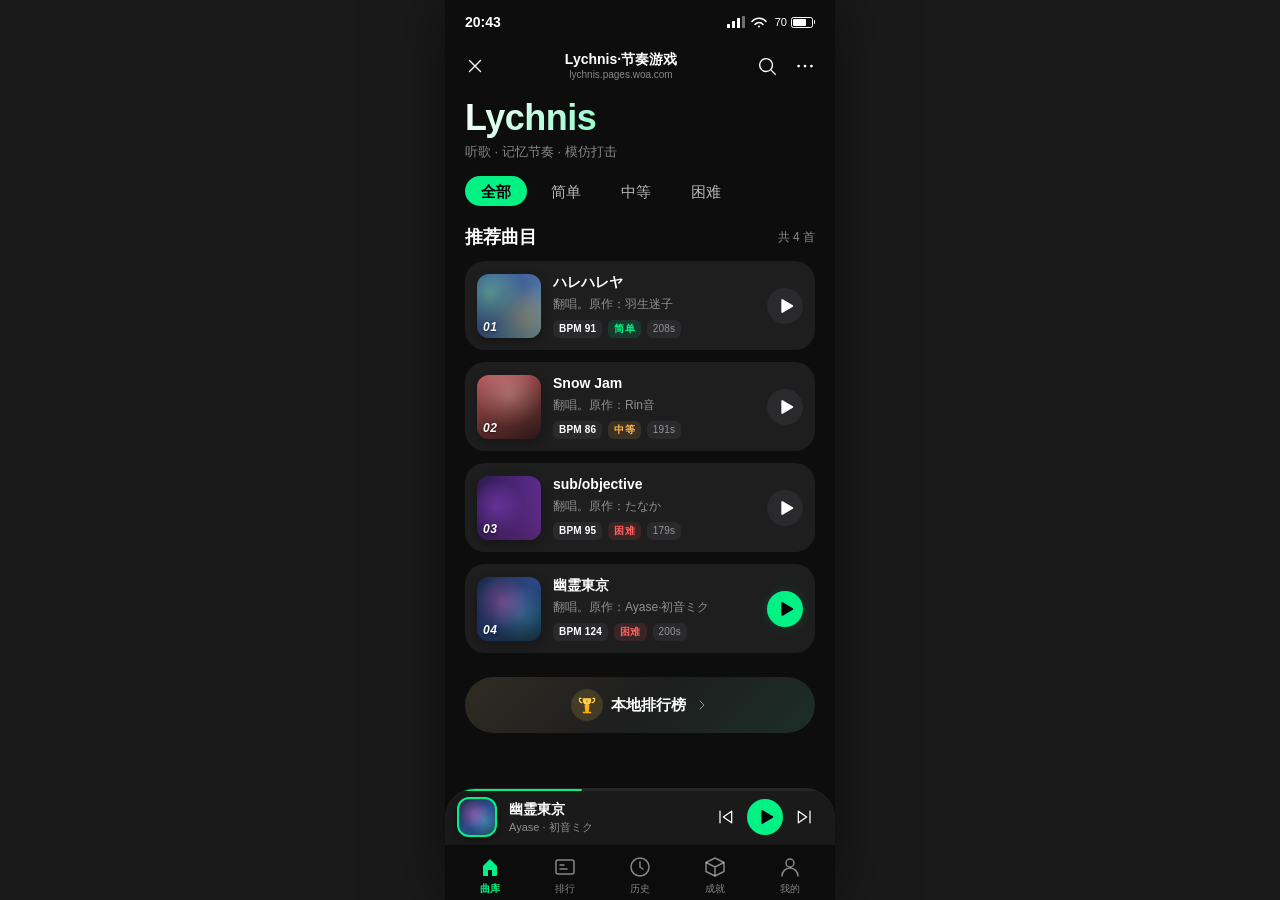
<file: lychnis-redesign/index.html>
<!DOCTYPE html>
<html lang="zh-CN" data-theme="dark">
<head>
    <meta charset="UTF-8">
    <meta name="viewport" content="width=device-width, initial-scale=1.0, maximum-scale=1.0, user-scalable=no, viewport-fit=cover">
    <title>Lychnis · 节奏游戏 - QQ音乐风格</title>
    <link rel="stylesheet" href="styles.css">
</head>
<body>
    <!-- 移动端容器 -->
    <div class="device-frame">
        <div class="device-screen">

            <!-- 状态栏 -->
            <div class="status-bar">
                <span class="status-time">20:43</span>
                <div class="status-icons">
                    <svg viewBox="0 0 18 12" width="18" height="12" aria-hidden="true">
                        <rect x="0" y="8" width="3" height="4" rx="0.5" fill="currentColor"/>
                        <rect x="5" y="5" width="3" height="7" rx="0.5" fill="currentColor"/>
                        <rect x="10" y="2" width="3" height="10" rx="0.5" fill="currentColor"/>
                        <rect x="15" y="0" width="3" height="12" rx="0.5" fill="currentColor" opacity="0.4"/>
                    </svg>
                    <svg viewBox="0 0 16 12" width="16" height="12" aria-hidden="true">
                        <path d="M8 11.5a1 1 0 100-2 1 1 0 000 2z" fill="currentColor"/>
                        <path d="M4 8.5a5 5 0 018 0M1 5.5a9 9 0 0114 0" stroke="currentColor" stroke-width="1.5" fill="none" stroke-linecap="round"/>
                    </svg>
                    <div class="battery">
                        <span class="battery-text">70</span>
                        <span class="battery-icon">
                            <span class="battery-body"><span class="battery-fill"></span></span>
                            <span class="battery-tip"></span>
                        </span>
                    </div>
                </div>
            </div>

            <!-- 顶部导航栏 -->
            <header class="nav-bar" role="banner">
                <button class="nav-btn" aria-label="关闭">
                    <svg viewBox="0 0 24 24" width="22" height="22" aria-hidden="true">
                        <path d="M6 6L18 18M18 6L6 18" stroke="currentColor" stroke-width="1.5" stroke-linecap="round"/>
                    </svg>
                </button>
                <div class="nav-title">
                    <span class="nav-title-main">Lychnis·节奏游戏</span>
                    <span class="nav-title-sub">lychnis.pages.woa.com</span>
                </div>
                <div class="nav-actions">
                    <button class="nav-btn" aria-label="搜索">
                        <svg viewBox="0 0 24 24" width="22" height="22" aria-hidden="true">
                            <circle cx="11" cy="11" r="7" stroke="currentColor" stroke-width="1.5" fill="none"/>
                            <path d="M16.5 16.5L21 21" stroke="currentColor" stroke-width="1.5" stroke-linecap="round"/>
                        </svg>
                    </button>
                    <button class="nav-btn" aria-label="更多">
                        <svg viewBox="0 0 24 24" width="22" height="22" aria-hidden="true">
                            <circle cx="5" cy="12" r="1.5" fill="currentColor"/>
                            <circle cx="12" cy="12" r="1.5" fill="currentColor"/>
                            <circle cx="19" cy="12" r="1.5" fill="currentColor"/>
                        </svg>
                    </button>
                </div>
            </header>

            <!-- 主内容区 -->
            <main class="main-content" role="main">

                <!-- 页面标题区 -->
                <section class="page-header" aria-labelledby="page-title">
                    <h1 id="page-title" class="page-title">Lychnis</h1>
                    <p class="page-subtitle">听歌 · 记忆节奏 · 模仿打击</p>
                </section>

                <!-- Tab 筛选栏 -->
                <nav class="tab-bar" role="tablist" aria-label="难度筛选">
                    <button class="tab-item active" role="tab" aria-selected="true" data-difficulty="all">
                        <span>全部</span>
                    </button>
                    <button class="tab-item" role="tab" aria-selected="false" data-difficulty="easy">
                        <span>简单</span>
                    </button>
                    <button class="tab-item" role="tab" aria-selected="false" data-difficulty="medium">
                        <span>中等</span>
                    </button>
                    <button class="tab-item" role="tab" aria-selected="false" data-difficulty="hard">
                        <span>困难</span>
                    </button>
                    <div class="tab-indicator" aria-hidden="true"></div>
                </nav>

                <!-- 曲库列表 -->
                <section class="song-list" aria-label="曲库列表">
                    <div class="song-list-header">
                        <h2 class="section-title">推荐曲目</h2>
                        <span class="song-count">共 4 首</span>
                    </div>

                    <ul class="songs" role="list">
                        <li class="song-item" data-difficulty="easy" data-bpm="91" tabindex="0">
                            <div class="song-cover cover-harehare" aria-hidden="true">
                                <div class="cover-overlay"></div>
                                <span class="cover-num">01</span>
                            </div>
                            <div class="song-info">
                                <h3 class="song-title">ハレハレヤ</h3>
                                <p class="song-artist">翻唱。原作：羽生迷子</p>
                                <div class="song-tags">
                                    <span class="tag tag-bpm">BPM 91</span>
                                    <span class="tag tag-easy">简单</span>
                                    <span class="tag tag-time">208s</span>
                                </div>
                            </div>
                            <button class="play-btn" aria-label="播放 ハレハレヤ">
                                <svg viewBox="0 0 24 24" width="22" height="22" aria-hidden="true">
                                    <path d="M8 5.5v13a1 1 0 001.5.87l11-6.5a1 1 0 000-1.74l-11-6.5A1 1 0 008 5.5z" fill="currentColor"/>
                                </svg>
                            </button>
                        </li>

                        <li class="song-item" data-difficulty="medium" data-bpm="86" tabindex="0">
                            <div class="song-cover cover-snowjam" aria-hidden="true">
                                <div class="cover-overlay"></div>
                                <span class="cover-num">02</span>
                            </div>
                            <div class="song-info">
                                <h3 class="song-title">Snow Jam</h3>
                                <p class="song-artist">翻唱。原作：Rin音</p>
                                <div class="song-tags">
                                    <span class="tag tag-bpm">BPM 86</span>
                                    <span class="tag tag-medium">中等</span>
                                    <span class="tag tag-time">191s</span>
                                </div>
                            </div>
                            <button class="play-btn" aria-label="播放 Snow Jam">
                                <svg viewBox="0 0 24 24" width="22" height="22" aria-hidden="true">
                                    <path d="M8 5.5v13a1 1 0 001.5.87l11-6.5a1 1 0 000-1.74l-11-6.5A1 1 0 008 5.5z" fill="currentColor"/>
                                </svg>
                            </button>
                        </li>

                        <li class="song-item" data-difficulty="hard" data-bpm="95" tabindex="0">
                            <div class="song-cover cover-subjective" aria-hidden="true">
                                <div class="cover-overlay"></div>
                                <span class="cover-num">03</span>
                            </div>
                            <div class="song-info">
                                <h3 class="song-title">sub/objective</h3>
                                <p class="song-artist">翻唱。原作：たなか</p>
                                <div class="song-tags">
                                    <span class="tag tag-bpm">BPM 95</span>
                                    <span class="tag tag-hard">困难</span>
                                    <span class="tag tag-time">179s</span>
                                </div>
                            </div>
                            <button class="play-btn" aria-label="播放 sub/objective">
                                <svg viewBox="0 0 24 24" width="22" height="22" aria-hidden="true">
                                    <path d="M8 5.5v13a1 1 0 001.5.87l11-6.5a1 1 0 000-1.74l-11-6.5A1 1 0 008 5.5z" fill="currentColor"/>
                                </svg>
                            </button>
                        </li>

                        <li class="song-item" data-difficulty="hard" data-bpm="124" tabindex="0">
                            <div class="song-cover cover-yurei" aria-hidden="true">
                                <div class="cover-overlay"></div>
                                <span class="cover-num">04</span>
                            </div>
                            <div class="song-info">
                                <h3 class="song-title">幽霊東京</h3>
                                <p class="song-artist">翻唱。原作：Ayase·初音ミク</p>
                                <div class="song-tags">
                                    <span class="tag tag-bpm">BPM 124</span>
                                    <span class="tag tag-hard">困难</span>
                                    <span class="tag tag-time">200s</span>
                                </div>
                            </div>
                            <button class="play-btn play-btn-featured" aria-label="播放 幽霊東京">
                                <svg viewBox="0 0 24 24" width="22" height="22" aria-hidden="true">
                                    <path d="M8 5.5v13a1 1 0 001.5.87l11-6.5a1 1 0 000-1.74l-11-6.5A1 1 0 008 5.5z" fill="currentColor"/>
                                </svg>
                            </button>
                        </li>
                    </ul>
                </section>

                <!-- 排行榜入口 -->
                <section class="leaderboard-section" aria-label="排行榜">
                    <button class="leaderboard-btn" aria-label="查看本地排行榜">
                        <span class="leaderboard-icon" aria-hidden="true">
                            <svg viewBox="0 0 24 24" width="20" height="20">
                                <path d="M7 4h10v3a5 5 0 01-5 5 5 5 0 01-5-5V4z" fill="#FFD24D"/>
                                <path d="M5 4H3v2a3 3 0 003 3M19 4h2v2a3 3 0 01-3 3" stroke="#FFD24D" stroke-width="1.5" fill="none" stroke-linecap="round"/>
                                <path d="M9 12h6l-1 9h-4l-1-9z" fill="#FFB000"/>
                                <rect x="7" y="20" width="10" height="2" rx="0.5" fill="#FFB000"/>
                                <rect x="11" y="6" width="2" height="3" rx="0.5" fill="#FF8C00"/>
                            </svg>
                        </span>
                        <span class="leaderboard-text">本地排行榜</span>
                        <span class="leaderboard-arrow" aria-hidden="true">
                            <svg viewBox="0 0 24 24" width="16" height="16">
                                <path d="M9 6l6 6-6 6" stroke="currentColor" stroke-width="1.5" fill="none" stroke-linecap="round" stroke-linejoin="round"/>
                            </svg>
                        </span>
                    </button>
                </section>
            </main>

            <!-- 底部迷你播放器 -->
            <aside class="mini-player" role="complementary" aria-label="正在播放">
                <div class="mini-player-progress" aria-hidden="true">
                    <div class="mini-player-progress-bar"></div>
                </div>
                <div class="mini-player-content">
                    <div class="mini-player-cover cover-yurei" aria-hidden="true"></div>
                    <div class="mini-player-info">
                        <span class="mini-player-title">幽霊東京</span>
                        <span class="mini-player-artist">Ayase · 初音ミク</span>
                    </div>
                    <div class="mini-player-controls">
                        <button class="mini-player-btn" aria-label="上一首">
                            <svg viewBox="0 0 24 24" width="20" height="20" aria-hidden="true">
                                <path d="M6 5v14M20 5l-10 7 10 7V5z" stroke="currentColor" stroke-width="1.5" fill="none" stroke-linecap="round" stroke-linejoin="round"/>
                            </svg>
                        </button>
                        <button class="mini-player-btn mini-player-play" aria-label="播放">
                            <svg viewBox="0 0 24 24" width="22" height="22" aria-hidden="true">
                                <path d="M8 5.5v13a1 1 0 001.5.87l11-6.5a1 1 0 000-1.74l-11-6.5A1 1 0 008 5.5z" fill="currentColor"/>
                            </svg>
                        </button>
                        <button class="mini-player-btn" aria-label="下一首">
                            <svg viewBox="0 0 24 24" width="20" height="20" aria-hidden="true">
                                <path d="M18 5v14M4 5l10 7-10 7V5z" stroke="currentColor" stroke-width="1.5" fill="none" stroke-linecap="round" stroke-linejoin="round"/>
                            </svg>
                        </button>
                    </div>
                </div>
            </aside>

            <!-- 底部 Tab 栏 -->
            <nav class="bottom-tab-bar" role="navigation" aria-label="主导航">
                <a href="#" class="bottom-tab-item active" aria-current="page">
                    <span class="bottom-tab-icon" aria-hidden="true">
                        <svg viewBox="0 0 24 24" width="24" height="24">
                            <path d="M5 11l7-7 7 7v9a1 1 0 01-1 1h-4v-6h-4v6H6a1 1 0 01-1-1v-9z" fill="currentColor"/>
                        </svg>
                    </span>
                    <span class="bottom-tab-label">曲库</span>
                </a>
                <a href="#" class="bottom-tab-item">
                    <span class="bottom-tab-icon" aria-hidden="true">
                        <svg viewBox="0 0 24 24" width="24" height="24">
                            <rect x="3" y="5" width="18" height="14" rx="2" stroke="currentColor" stroke-width="1.5" fill="none"/>
                            <path d="M7 10h4M7 14h7" stroke="currentColor" stroke-width="1.5" stroke-linecap="round"/>
                        </svg>
                    </span>
                    <span class="bottom-tab-label">排行</span>
                </a>
                <a href="#" class="bottom-tab-item">
                    <span class="bottom-tab-icon" aria-hidden="true">
                        <svg viewBox="0 0 24 24" width="24" height="24">
                            <circle cx="12" cy="12" r="9" stroke="currentColor" stroke-width="1.5" fill="none"/>
                            <path d="M12 7v5l3 2" stroke="currentColor" stroke-width="1.5" stroke-linecap="round"/>
                        </svg>
                    </span>
                    <span class="bottom-tab-label">历史</span>
                </a>
                <a href="#" class="bottom-tab-item">
                    <span class="bottom-tab-icon" aria-hidden="true">
                        <svg viewBox="0 0 24 24" width="24" height="24">
                            <path d="M12 3l9 4.5v9L12 21l-9-4.5v-9L12 3z" stroke="currentColor" stroke-width="1.5" fill="none" stroke-linejoin="round"/>
                            <path d="M12 12l9-4.5M12 12v9M12 12L3 7.5" stroke="currentColor" stroke-width="1.5" fill="none" stroke-linejoin="round"/>
                        </svg>
                    </span>
                    <span class="bottom-tab-label">成就</span>
                </a>
                <a href="#" class="bottom-tab-item">
                    <span class="bottom-tab-icon" aria-hidden="true">
                        <svg viewBox="0 0 24 24" width="24" height="24">
                            <circle cx="12" cy="8" r="4" stroke="currentColor" stroke-width="1.5" fill="none"/>
                            <path d="M4 21c0-4.4 3.6-8 8-8s8 3.6 8 8" stroke="currentColor" stroke-width="1.5" stroke-linecap="round" fill="none"/>
                        </svg>
                    </span>
                    <span class="bottom-tab-label">我的</span>
                </a>
            </nav>
        </div>
    </div>

    <script src="app.js"></script>
</body>
</html>
</file>
<file: lychnis-redesign/styles.css>
/* ============================================
 * Lychnis 节奏游戏曲库 - QQ音乐风格重设计
 * 基于 QQMUSIC-Design-Guidelines v2026.04
 * 主题: 默认黑 (Dark Theme)
 * ============================================ */

/* ============================================
 * Design Tokens (基于QQ音乐默认黑主题)
 * ============================================ */
:root[data-theme="dark"] {
    /* 文字颜色 (Text Colors) */
    --text-500: #FFFFFF;                            /* 主文字色 100% */
    --text-400: rgba(255, 255, 255, 0.70);         /* 副文字色 70% */
    --text-300: rgba(255, 255, 255, 0.50);         /* 中等文字色 50% */
    --text-200: rgba(255, 255, 255, 0.20);         /* 引导文字色 20% */
    --text-100: rgba(255, 255, 255, 0.15);         /* 灰色辅助文字 15% */
    --search-text: rgba(255, 255, 255, 0.30);      /* 搜索占位 30% */
    --divider: rgba(255, 255, 255, 0.05);          /* 分割线 5% */

    /* 背景颜色 (Background Colors) */
    --background: #0D0D0D;                          /* 页面背景 → Gray.950 */
    --mask: #1E1E1F;                                /* 模块背景 → Gray.800 */
    --button-mask: #2A2A2C;                         /* 标签背景 (适配深色优化) */
    --background-search: rgba(255, 255, 255, 0.20); /* 搜索框背景 */

    /* 品牌高亮色 (Highlight Colors) */
    --button-highlight: #00F285;                    /* 按钮高亮 → Green.400 */
    --highlight: #00CC70;                           /* 文字高亮 → Green.800 */
    --highlight-disabled: rgba(0, 242, 133, 0.50);
    --highlight-10: rgba(0, 242, 133, 0.10);
    --highlight-15: rgba(0, 242, 133, 0.15);

    /* 固定色 (Static Colors) */
    --red-heart: #FF4D4D;
    --red: #FF5E5E;
    --blue: #6699FF;

    /* 图标/按钮 (Icon & Button) */
    --icon: #FFFFFF;
    --button-icon: #000000;

    /* 难度专属色 (扩展自品牌色板) */
    --easy-color: #00F285;                          /* 简单 - 品牌绿 */
    --easy-bg: rgba(0, 242, 133, 0.12);
    --medium-color: #FFB84D;                        /* 中等 - 金黄 */
    --medium-bg: rgba(255, 184, 77, 0.12);
    --hard-color: #FF5E5E;                          /* 困难 - 红色 */
    --hard-bg: rgba(255, 94, 94, 0.12);

    /* 圆角 - 大容器 (Large Container - 歌曲卡片) */
    --corner-s: 10px;
    --corner-default: 20px;
    --corner-m: 30px;
    --corner-l: 40px;

    /* 圆角 - 小容器 (Small Container - 标签/封面) */
    --corner-cover: 12px;
    --corner-tag: 6px;
    --corner-pill: 1000px;

    /* 间距 - Scale.Common */
    --space-100: 4px;
    --space-200: 8px;
    --space-300: 12px;
    --space-400: 16px;
    --space-500: 20px;
    --space-600: 24px;
    --space-700: 28px;
    --space-800: 32px;
    --space-900: 36px;
    --space-1000: 40px;

    /* 字号 - Fonts.Size */
    --font-size-large-title: 36px;
    --font-size-h1: 26px;
    --font-size-h2: 18px;
    --font-size-h3: 17px;
    --font-size-headline: 17px;
    --font-size-body1: 15px;
    --font-size-body2: 14px;
    --font-size-callout1: 13px;
    --font-size-callout2: 12px;
    --font-size-caption1: 12px;
    --font-size-caption2: 11px;

    /* 字重 - Fonts.Weight */
    --font-weight-regular: 400;
    --font-weight-medium: 500;
    --font-weight-semibold: 600;
    --font-weight-bold: 700;

    /* 行高 - Scale.Line Height */
    --line-height-100: 13px;
    --line-height-200: 16px;
    --line-height-300: 17px;
    --line-height-400: 19px;
    --line-height-500: 20px;
    --line-height-600: 22px;
    --line-height-700: 23px;
    --line-height-800: 32px;
    --line-height-900: 43px;

    /* 字体家族 */
    --font-primary: "PingFang SC", -apple-system, BlinkMacSystemFont, "Helvetica Neue", "Segoe UI", sans-serif;

    /* 设计宽度 (iPhone 标准 390pt) */
    --design-width: 390px;
}

/* ============================================
 * 基础重置
 * ============================================ */
* {
    box-sizing: border-box;
    margin: 0;
    padding: 0;
    -webkit-tap-highlight-color: transparent;
}

html, body {
    width: 100%;
    height: 100%;
    overflow: hidden;
    background: #000;
    font-family: var(--font-primary);
    -webkit-font-smoothing: antialiased;
    -moz-osx-font-smoothing: grayscale;
}

button {
    background: none;
    border: none;
    color: inherit;
    font: inherit;
    cursor: pointer;
    outline: none;
}

a {
    text-decoration: none;
    color: inherit;
}

ul {
    list-style: none;
}

/* ============================================
 * 设备框架与画布
 * ============================================ */
.device-frame {
    width: 100%;
    height: 100%;
    display: flex;
    align-items: center;
    justify-content: center;
    background: #1a1a1a;
    overflow: hidden;
}

.device-screen {
    width: var(--design-width);
    max-width: 100%;
    height: 100%;
    max-height: 844px;
    background: var(--background);
    position: relative;
    display: flex;
    flex-direction: column;
    overflow: hidden;
    color: var(--text-500);
    box-shadow: 0 0 60px rgba(0, 0, 0, 0.5);
}

/* ============================================
 * 状态栏
 * ============================================ */
.status-bar {
    height: 44px;
    padding: 0 var(--space-500);
    display: flex;
    align-items: center;
    justify-content: space-between;
    color: var(--text-500);
    flex-shrink: 0;
    font-size: var(--font-size-body2);
    font-weight: var(--font-weight-semibold);
}

.status-time {
    font-feature-settings: "tnum";
    font-variant-numeric: tabular-nums;
}

.status-icons {
    display: flex;
    align-items: center;
    gap: 6px;
    color: var(--text-500);
}

.battery {
    display: flex;
    align-items: center;
    gap: 4px;
    margin-left: 2px;
}

.battery-text {
    font-size: var(--font-size-caption2);
    font-weight: var(--font-weight-regular);
}

.battery-icon {
    display: flex;
    align-items: center;
}

.battery-body {
    width: 22px;
    height: 11px;
    border: 1px solid var(--text-500);
    border-radius: 2.5px;
    padding: 1px;
    display: flex;
    align-items: stretch;
}

.battery-fill {
    width: 70%;
    background: var(--text-500);
    border-radius: 1px;
}

.battery-tip {
    width: 1.5px;
    height: 4px;
    background: var(--text-500);
    border-radius: 0 1px 1px 0;
    margin-left: 0.5px;
}

/* ============================================
 * 顶部导航栏
 * ============================================ */
.nav-bar {
    height: 44px;
    padding: 0 var(--space-300);
    display: flex;
    align-items: center;
    justify-content: space-between;
    flex-shrink: 0;
    color: var(--text-500);
}

.nav-btn {
    width: 36px;
    height: 36px;
    display: flex;
    align-items: center;
    justify-content: center;
    border-radius: var(--corner-pill);
    color: var(--text-500);
    transition: background-color 0.15s ease;
}

.nav-btn:hover,
.nav-btn:active {
    background-color: var(--divider);
}

.nav-title {
    flex: 1;
    display: flex;
    flex-direction: column;
    align-items: center;
    line-height: 1.2;
    min-width: 0;
}

.nav-title-main {
    font-size: var(--font-size-body2);
    font-weight: var(--font-weight-semibold);
    color: var(--text-500);
    max-width: 200px;
    overflow: hidden;
    text-overflow: ellipsis;
    white-space: nowrap;
}

.nav-title-sub {
    font-size: 10px;
    font-weight: var(--font-weight-regular);
    color: var(--text-300);
    margin-top: 1px;
    max-width: 200px;
    overflow: hidden;
    text-overflow: ellipsis;
    white-space: nowrap;
}

.nav-actions {
    display: flex;
    align-items: center;
    gap: 2px;
}

/* ============================================
 * 主内容区
 * ============================================ */
.main-content {
    flex: 1;
    overflow-y: auto;
    overflow-x: hidden;
    -webkit-overflow-scrolling: touch;
    padding-bottom: calc(56px + 64px + env(safe-area-inset-bottom)); /* 播放器+Tab栏+安全区 */
    scrollbar-width: none;
}

.main-content::-webkit-scrollbar {
    display: none;
}

/* ============================================
 * 页面标题
 * ============================================ */
.page-header {
    padding: var(--space-200) var(--space-500) var(--space-400);
}

.page-title {
    font-size: var(--font-size-large-title);
    font-weight: var(--font-weight-bold);
    line-height: var(--line-height-900);
    color: var(--text-500);
    letter-spacing: -0.5px;
    background: linear-gradient(135deg, #FFFFFF 0%, #00F285 100%);
    -webkit-background-clip: text;
    background-clip: text;
    -webkit-text-fill-color: transparent;
}

.page-subtitle {
    margin-top: var(--space-100);
    font-size: var(--font-size-callout1);
    font-weight: var(--font-weight-regular);
    color: var(--text-300);
    line-height: var(--line-height-300);
}

/* ============================================
 * Tab 筛选栏 (胶囊形)
 * ============================================ */
.tab-bar {
    display: flex;
    align-items: center;
    gap: var(--space-200);
    padding: 0 var(--space-500);
    margin-bottom: var(--space-500);
    overflow-x: auto;
    scrollbar-width: none;
}

.tab-bar::-webkit-scrollbar {
    display: none;
}

.tab-item {
    flex-shrink: 0;
    height: 30px;
    padding: 0 var(--space-400);
    border-radius: var(--corner-pill);
    display: flex;
    align-items: center;
    justify-content: center;
    font-size: var(--font-size-body1);
    font-weight: var(--font-weight-regular);
    color: var(--text-400);
    background: transparent;
    transition: all 0.2s ease-out;
    position: relative;
}

.tab-item span {
    line-height: 1;
}

.tab-item.active {
    background: var(--button-highlight);
    color: var(--button-icon);
    font-weight: var(--font-weight-semibold);
}

.tab-item:not(.active):hover {
    color: var(--text-500);
}

.tab-item:not(.active):active {
    background: var(--divider);
}

/* ============================================
 * 曲库列表
 * ============================================ */
.song-list {
    padding: 0 var(--space-500);
}

.song-list-header {
    display: flex;
    align-items: center;
    justify-content: space-between;
    margin-bottom: var(--space-300);
}

.section-title {
    font-size: var(--font-size-h2);
    font-weight: var(--font-weight-semibold);
    color: var(--text-500);
    line-height: var(--line-height-700);
}

.song-count {
    font-size: var(--font-size-callout2);
    color: var(--text-300);
    font-weight: var(--font-weight-regular);
}

.songs {
    display: flex;
    flex-direction: column;
    gap: var(--space-300);
}

/* ============================================
 * 歌曲列表项
 * ============================================ */
.song-item {
    display: flex;
    align-items: center;
    gap: var(--space-300);
    padding: var(--space-300);
    background: var(--mask);
    border-radius: var(--corner-default);
    transition: transform 0.2s ease-out, background-color 0.15s ease;
    cursor: pointer;
    position: relative;
    overflow: hidden;
}

.song-item::before {
    content: "";
    position: absolute;
    inset: 0;
    background: linear-gradient(135deg, transparent 0%, rgba(255, 255, 255, 0.03) 100%);
    pointer-events: none;
    opacity: 0;
    transition: opacity 0.15s ease;
}

.song-item:hover::before,
.song-item:focus-visible::before {
    opacity: 1;
}

.song-item:active {
    transform: scale(0.98);
    background-color: #252527;
}

.song-item:focus-visible {
    outline: 2px solid var(--button-highlight);
    outline-offset: -2px;
}

.song-cover {
    width: 64px;
    height: 64px;
    flex-shrink: 0;
    border-radius: var(--corner-cover);
    position: relative;
    overflow: hidden;
    box-shadow: 0 4px 12px rgba(0, 0, 0, 0.3);
}

.cover-overlay {
    position: absolute;
    inset: 0;
    background: linear-gradient(180deg, transparent 0%, rgba(0, 0, 0, 0.4) 100%);
    pointer-events: none;
}

.cover-num {
    position: absolute;
    bottom: 4px;
    left: 6px;
    font-size: var(--font-size-caption1);
    font-weight: var(--font-weight-bold);
    color: #FFFFFF;
    font-style: italic;
    letter-spacing: 0.5px;
    text-shadow: 0 1px 3px rgba(0, 0, 0, 0.6);
    z-index: 1;
}

/* 封面渐变背景 - 模拟原图 */
.cover-harehare {
    background:
        radial-gradient(circle at 20% 30%, rgba(135, 234, 168, 0.5) 0%, transparent 50%),
        radial-gradient(circle at 80% 70%, rgba(255, 184, 77, 0.4) 0%, transparent 50%),
        linear-gradient(135deg, #2D4A8A 0%, #4A6FA5 50%, #87CEEB 100%);
}

.cover-snowjam {
    background:
        radial-gradient(circle at 50% 30%, rgba(255, 200, 200, 0.4) 0%, transparent 60%),
        linear-gradient(135deg, #B85C5C 0%, #8B4040 50%, #4A2828 100%);
}

.cover-subjective {
    background:
        radial-gradient(circle at 30% 50%, rgba(168, 85, 247, 0.5) 0%, transparent 50%),
        linear-gradient(135deg, #2D1B4E 0%, #5B2C8C 50%, #8B3FBF 100%);
}

.cover-yurei {
    background:
        radial-gradient(circle at 40% 40%, rgba(255, 100, 200, 0.4) 0%, transparent 50%),
        radial-gradient(circle at 70% 60%, rgba(100, 200, 255, 0.4) 0%, transparent 50%),
        linear-gradient(135deg, #1A2A4A 0%, #2D4A8A 50%, #1A4A5A 100%);
}

.song-info {
    flex: 1;
    min-width: 0;
    display: flex;
    flex-direction: column;
    gap: 4px;
}

.song-title {
    font-size: var(--font-size-body2);
    font-weight: var(--font-weight-semibold);
    color: var(--text-500);
    line-height: var(--line-height-400);
    white-space: nowrap;
    overflow: hidden;
    text-overflow: ellipsis;
}

.song-artist {
    font-size: var(--font-size-callout2);
    font-weight: var(--font-weight-regular);
    color: var(--text-300);
    line-height: var(--line-height-200);
    white-space: nowrap;
    overflow: hidden;
    text-overflow: ellipsis;
}

.song-tags {
    display: flex;
    align-items: center;
    gap: 6px;
    margin-top: 4px;
    flex-wrap: wrap;
}

.tag {
    display: inline-flex;
    align-items: center;
    height: 18px;
    padding: 0 6px;
    font-size: 10px;
    font-weight: var(--font-weight-semibold);
    border-radius: var(--corner-tag);
    line-height: 1;
    white-space: nowrap;
    letter-spacing: 0.2px;
}

.tag-bpm {
    background: var(--button-mask);
    color: var(--text-500);
}

.tag-time {
    background: var(--button-mask);
    color: var(--text-300);
    font-weight: var(--font-weight-regular);
}

.tag-easy {
    background: var(--easy-bg);
    color: var(--easy-color);
}

.tag-medium {
    background: var(--medium-bg);
    color: var(--medium-color);
}

.tag-hard {
    background: var(--hard-bg);
    color: var(--hard-color);
}

.play-btn {
    width: 36px;
    height: 36px;
    flex-shrink: 0;
    display: flex;
    align-items: center;
    justify-content: center;
    border-radius: var(--corner-pill);
    color: var(--text-500);
    background: var(--button-mask);
    transition: all 0.2s ease-out;
}

.play-btn:hover {
    background: var(--button-highlight);
    color: var(--button-icon);
    transform: scale(1.05);
}

.play-btn:active {
    transform: scale(0.95);
}

.play-btn-featured {
    background: var(--button-highlight);
    color: var(--button-icon);
    box-shadow: 0 0 12px var(--highlight-15);
}

.play-btn-featured:hover {
    background: var(--button-highlight);
    color: var(--button-icon);
    box-shadow: 0 0 16px var(--highlight-15);
}

/* ============================================
 * 排行榜按钮
 * ============================================ */
.leaderboard-section {
    padding: var(--space-600) var(--space-500) var(--space-500);
}

.leaderboard-btn {
    width: 100%;
    height: 56px;
    display: flex;
    align-items: center;
    justify-content: center;
    gap: var(--space-200);
    background: var(--mask);
    border-radius: var(--corner-m);
    color: var(--text-500);
    font-size: var(--font-size-body1);
    font-weight: var(--font-weight-semibold);
    transition: all 0.2s ease-out;
    position: relative;
    overflow: hidden;
}

.leaderboard-btn::before {
    content: "";
    position: absolute;
    inset: 0;
    background: linear-gradient(135deg, rgba(255, 210, 77, 0.08) 0%, transparent 50%, rgba(0, 242, 133, 0.08) 100%);
    pointer-events: none;
}

.leaderboard-btn:hover {
    transform: translateY(-1px);
    box-shadow: 0 4px 16px rgba(0, 0, 0, 0.3);
}

.leaderboard-btn:active {
    transform: translateY(0) scale(0.99);
}

.leaderboard-icon {
    display: flex;
    align-items: center;
    justify-content: center;
    width: 32px;
    height: 32px;
    border-radius: var(--corner-pill);
    background: rgba(255, 210, 77, 0.15);
}

.leaderboard-text {
    position: relative;
}

.leaderboard-arrow {
    display: flex;
    align-items: center;
    color: var(--text-300);
    position: relative;
}

/* ============================================
 * 底部迷你播放器 (Mini Player)
 * 大容器.M 顶部圆角 30pt + 毛玻璃
 * ============================================ */
.mini-player {
    position: absolute;
    bottom: 56px;
    left: 0;
    right: 0;
    height: 56px;
    background: rgba(30, 30, 31, 0.85);
    backdrop-filter: blur(5px);
    -webkit-backdrop-filter: blur(5px);
    border-top: 1px solid var(--divider);
    border-radius: var(--corner-m) var(--corner-m) 0 0;
    z-index: 10;
    overflow: hidden;
}

.mini-player-progress {
    position: absolute;
    top: 0;
    left: 0;
    right: 0;
    height: 2px;
    background: var(--divider);
}

.mini-player-progress-bar {
    height: 100%;
    width: 35%;
    background: var(--button-highlight);
    border-radius: 0 2px 2px 0;
}

.mini-player-content {
    display: flex;
    align-items: center;
    gap: var(--space-300);
    padding: 0 var(--space-300);
    height: 100%;
}

.mini-player-cover {
    width: 40px;
    height: 40px;
    border-radius: var(--corner-cover);
    flex-shrink: 0;
    border: 2px solid var(--button-highlight);
    box-shadow: 0 2px 8px rgba(0, 0, 0, 0.4);
}

.mini-player-info {
    flex: 1;
    min-width: 0;
    display: flex;
    flex-direction: column;
    gap: 2px;
}

.mini-player-title {
    font-size: var(--font-size-body2);
    font-weight: var(--font-weight-semibold);
    color: var(--text-500);
    line-height: var(--line-height-400);
    white-space: nowrap;
    overflow: hidden;
    text-overflow: ellipsis;
}

.mini-player-artist {
    font-size: var(--font-size-caption2);
    font-weight: var(--font-weight-regular);
    color: var(--text-300);
    line-height: var(--line-height-100);
    white-space: nowrap;
    overflow: hidden;
    text-overflow: ellipsis;
}

.mini-player-controls {
    display: flex;
    align-items: center;
    gap: var(--space-100);
    flex-shrink: 0;
}

.mini-player-btn {
    width: 36px;
    height: 36px;
    display: flex;
    align-items: center;
    justify-content: center;
    border-radius: var(--corner-pill);
    color: var(--text-500);
    transition: background-color 0.15s ease;
}

.mini-player-btn:hover {
    background-color: var(--divider);
}

.mini-player-play {
    background: var(--button-highlight);
    color: var(--button-icon);
}

.mini-player-play:hover {
    background: var(--button-highlight);
    filter: brightness(1.1);
}

/* ============================================
 * 底部 Tab 栏
 * ============================================ */
.bottom-tab-bar {
    position: absolute;
    bottom: 0;
    left: 0;
    right: 0;
    height: 56px;
    background: rgba(13, 13, 13, 0.95);
    backdrop-filter: blur(10px);
    -webkit-backdrop-filter: blur(10px);
    border-top: 1px solid var(--divider);
    display: flex;
    align-items: center;
    justify-content: space-around;
    padding: 0 var(--space-200);
    padding-bottom: env(safe-area-inset-bottom);
    z-index: 20;
}

.bottom-tab-item {
    flex: 1;
    height: 100%;
    display: flex;
    flex-direction: column;
    align-items: center;
    justify-content: center;
    gap: 2px;
    color: var(--text-300);
    transition: color 0.15s ease;
    padding: 4px 0;
}

.bottom-tab-item.active {
    color: var(--button-highlight);
}

.bottom-tab-item:hover:not(.active) {
    color: var(--text-500);
}

.bottom-tab-icon {
    display: flex;
    align-items: center;
    justify-content: center;
    width: 30px;
    height: 30px;
}

.bottom-tab-label {
    font-size: 10px;
    font-weight: var(--font-weight-regular);
    line-height: 1;
    color: inherit;
}

.bottom-tab-item.active .bottom-tab-label {
    font-weight: var(--font-weight-semibold);
}

/* ============================================
 * 过滤动画
 * ============================================ */
.song-item {
    transition: opacity 0.3s ease, transform 0.3s ease;
}

.song-item.filtered-out {
    opacity: 0.3;
    transform: scale(0.98);
    pointer-events: none;
}

/* ============================================
 * 响应式适配
 * ============================================ */
@media (max-width: 390px) {
    :root {
        --design-width: 100%;
    }
}

@media (min-height: 800px) {
    .device-screen {
        max-height: 100%;
    }
}

/* ============================================
 * 主题切换预留 (Light Theme)
 * ============================================ */
:root[data-theme="light"] {
    --background: #F1F4F7;
    --mask: #FFFFFF;
    --button-mask: #E6E9EB;
    --text-500: #000000;
    --text-400: rgba(0, 0, 0, 0.70);
    --text-300: rgba(0, 0, 0, 0.50);
    --text-200: rgba(0, 0, 0, 0.20);
    --divider: rgba(0, 0, 0, 0.05);
    --button-highlight: #00EB81;
    --icon: #000000;
}

/* 高对比度模式适配 */
@media (prefers-reduced-motion: reduce) {
    *, *::before, *::after {
        animation-duration: 0.01ms !important;
        transition-duration: 0.01ms !important;
    }
}
</file>
